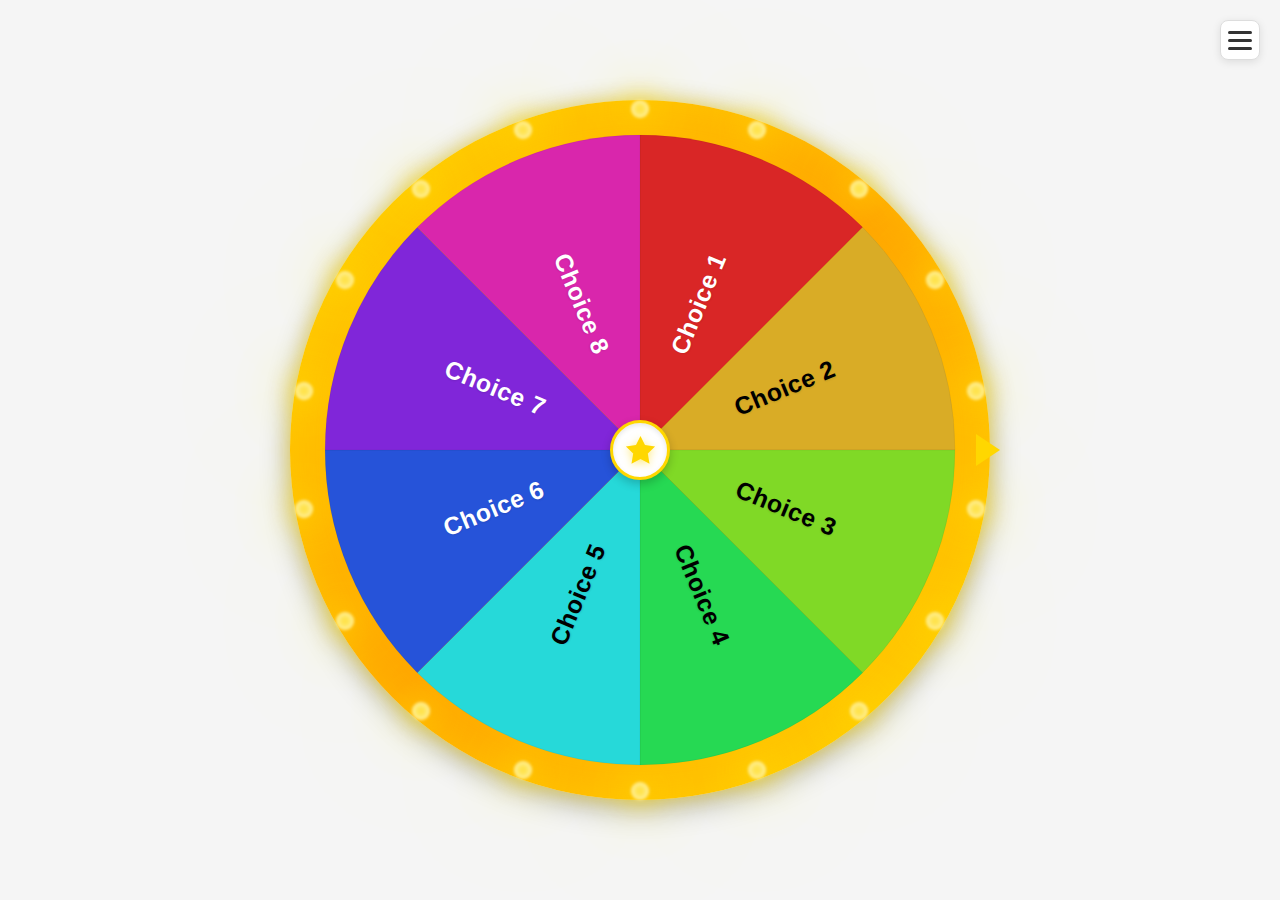
<file: index.html>
<!DOCTYPE html>
<html lang="pt-BR">
<head>
    <meta charset="UTF-8">
    <meta name="viewport" content="width=device-width, initial-scale=1.0">
    <title>Spin the Wheel - Roleta Interativa</title>
    <link rel="stylesheet" href="styles.css">
</head>
<body>
    <!-- Menu Hambúrguer -->
    <button class="hamburger-menu" id="hamburgerMenu" aria-label="Abrir menu">
        <span></span>
        <span></span>
        <span></span>
    </button>

    <!-- Modal/Drawer para opções -->
    <div class="options-modal" id="optionsModal">
        <div class="modal-content">
            <div class="modal-header">
                <h2>Opções da Roleta</h2>
                <button class="close-modal" id="closeModal" aria-label="Fechar">×</button>
            </div>
            <div class="modal-body">
                <label for="entriesTextarea">Digite os nomes (um por linha):</label>
                <textarea id="entriesTextarea" placeholder="Choice 1&#10;Choice 2&#10;Choice 3&#10;..."></textarea>
                <div class="entries-info" id="entriesInfo">0 opções</div>
            </div>
        </div>
    </div>

    <!-- Main Container - Roleta Centralizada -->
    <div class="main-container">
        <div class="wheel-container">
            <div class="wheel-frame">
                <div class="wheel-lights" id="wheelLights">
                    <!-- Lights will be generated by JavaScript -->
                </div>
                <div class="wheel-inner">
                        <svg class="wheel-svg" id="wheel" viewBox="0 0 700 700">
                            <!-- Segments will be generated by JavaScript as <path> elements -->
                        </svg>
                    <div class="wheel-center">
                        <svg class="star-icon" viewBox="0 0 24 24" fill="#FFD700">
                            <path d="M12 2l3.09 6.26L22 9.27l-5 4.87 1.18 6.88L12 17.77l-6.18 3.25L7 14.14 2 9.27l6.91-1.01L12 2z"/>
                        </svg>
                    </div>
                </div>
                <div class="wheel-pointer"></div>
            </div>
        </div>
    </div>

    <script>
        // Lista de opções - cada nome = uma fatia
        let options = ['Choice 1', 'Choice 2', 'Choice 3', 'Choice 4', 'Choice 5', 'Choice 6', 'Choice 7', 'Choice 8'];
        let isSpinning = false;

        const wheel = document.getElementById('wheel');
        const wheelLights = document.getElementById('wheelLights');
        const entriesTextarea = document.getElementById('entriesTextarea');
        const entriesInfo = document.getElementById('entriesInfo');
        const hamburgerMenu = document.getElementById('hamburgerMenu');
        const optionsModal = document.getElementById('optionsModal');
        const closeModal = document.getElementById('closeModal');

        /**
         * Gera uma cor única para cada fatia usando HSL
         * Cada fatia recebe uma cor diferente baseada no seu índice
         * @param {number} index - Índice da fatia (0, 1, 2, ...)
         * @param {number} total - Total de fatias
         * @returns {string} Cor em formato hexadecimal
         */
        function generateUniqueColor(index, total) {
            // Distribuir uniformemente no círculo cromático (0-360 graus)
            const hue = (index * 360) / total;
            // Saturação e luminosidade constantes para harmonia visual
            const saturation = 70; // 70% de saturação
            const lightness = 50;  // 50% de luminosidade
            
            // Converter HSL para RGB e depois para hexadecimal
            const hslToRgb = (h, s, l) => {
                s /= 100;
                l /= 100;
                const k = (n) => (n + h / 30) % 12;
                const a = s * Math.min(l, 1 - l);
                const f = (n) => l - a * Math.max(-1, Math.min(k(n) - 3, Math.min(9 - k(n), 1)));
                return [255 * f(0), 255 * f(8), 255 * f(4)];
            };
            
            const [r, g, b] = hslToRgb(hue, saturation, lightness);
            const toHex = (n) => Math.round(n).toString(16).padStart(2, '0');
            return `#${toHex(r)}${toHex(g)}${toHex(b)}`;
        }
        
        /**
         * Determina se o texto deve ser branco ou preto baseado na luminosidade da cor
         * @param {string} hexColor - Cor em hexadecimal
         * @returns {string} '#ffffff' ou '#000000'
         */
        function getTextColor(hexColor) {
            // Converter hex para RGB
            const r = parseInt(hexColor.slice(1, 3), 16);
            const g = parseInt(hexColor.slice(3, 5), 16);
            const b = parseInt(hexColor.slice(5, 7), 16);
            
            // Calcular luminosidade relativa
            const luminance = (0.299 * r + 0.587 * g + 0.114 * b) / 255;
            
            // Se a cor for escura (luminosidade < 0.5), usar texto branco
            return luminance < 0.5 ? '#ffffff' : '#000000';
        }

        function createLights() {
            wheelLights.innerHTML = '';
            const numLights = 18;
            const anglePerLight = 360 / numLights;
            
            // ━━━━━━━━━━━━━━━━━━━━━━
            // CÁLCULO DO RAIO FIXO PARA TODAS AS LUZES (dinâmico baseado no tamanho atual)
            // ━━━━━━━━━━━━━━━━━━━━━━
            // Obter o tamanho atual do wheel-frame (que contém as luzes)
            const wheelFrame = document.querySelector('.wheel-frame');
            if (!wheelFrame) return;
            
            const containerSize = wheelFrame.offsetWidth || 700; // Fallback para 700px
            const raioExterno = containerSize / 2;
            const espessuraDaBorda = 18; // padding da borda
            // Raio fixo: centro da borda (raio externo - metade da espessura)
            const raioLuz = raioExterno - (espessuraDaBorda / 2);

            for (let i = 0; i < numLights; i++) {
                const light = document.createElement('div');
                light.className = 'wheel-light';
                
                // Calcular ângulo
                const angle = i * anglePerLight;
                const angleRad = (angle - 90) * Math.PI / 180; // -90 para começar no topo
                
                // Posicionar usando o MESMO raio fixo para todas as luzes
                // Usar coordenadas relativas ao centro (50% do container)
                const x = raioLuz * Math.cos(angleRad);
                const y = raioLuz * Math.sin(angleRad);
                
                // Posicionar exatamente no centro da borda usando calc
                light.style.left = `calc(50% + ${x}px)`;
                light.style.top = `calc(50% + ${y}px)`;
                light.style.transform = 'translate(-50%, -50%)';
                
                // Delay alternado para criar efeito de movimento contínuo
                light.style.animationDelay = `${i * 0.15}s`;
                wheelLights.appendChild(light);
            }
        }

        /**
         * Cria os segmentos radiais da roleta usando SVG com arcos matemáticos precisos
         * REGRA FUNDAMENTAL: Cada fatia ocupa exatamente ANGULO = 360 / totalDeOpcoes
         */
        function createWheel() {
            wheel.innerHTML = '';
            const numOptions = options.length;
            
            // ━━━━━━━━━━━━━━━━━━━━━━
            // 1️⃣ CÁLCULO ANGULAR OBRIGATÓRIO
            // ━━━━━━━━━━━━━━━━━━━━━━
            const angleStep = 360 / numOptions; // Ângulo exato por fatia
            
            // Dimensões do SVG (viewBox 0 0 700 700)
            const cx = 350; // Centro X
            const cy = 350; // Centro Y
            const radius = 332; // Raio interno (até a borda - 700/2 - 18px de padding)
            
            // Converter graus para radianos
            const toRad = (deg) => (deg - 90) * Math.PI / 180; // -90 para começar no topo
            
            // Criar cada segmento como SVG path com arco
            options.forEach((option, index) => {
                // ━━━━━━━━━━━━━━━━━━━━━━
                // CÁLCULO DOS ÂNGULOS
                // ━━━━━━━━━━━━━━━━━━━━━━
                const startAngle = index * angleStep; // Ângulo inicial
                const endAngle = startAngle + angleStep; // Ângulo final
                
                // Converter para radianos
                const startRad = toRad(startAngle);
                const endRad = toRad(endAngle);
                
                // Calcular pontos do arco na borda do círculo
                const x1 = cx + radius * Math.cos(startRad);
                const y1 = cy + radius * Math.sin(startRad);
                const x2 = cx + radius * Math.cos(endRad);
                const y2 = cy + radius * Math.sin(endRad);
                
                // Flag para arco grande (se o ângulo > 180 graus)
                const largeArcFlag = angleStep > 180 ? 1 : 0;
                
                // ━━━━━━━━━━━━━━━━━━━━━━
                // CRIAR PATH COM ARCO (comando A do SVG)
                // Sintaxe: A rx ry x-axis-rotation large-arc-flag sweep-flag x y
                // ━━━━━━━━━━━━━━━━━━━━━━
                const path = document.createElementNS('http://www.w3.org/2000/svg', 'path');
                const pathData = [
                    `M ${cx} ${cy}`, // Move para o centro
                    `L ${x1} ${y1}`, // Linha do centro até o início do arco
                    `A ${radius} ${radius} 0 ${largeArcFlag} 1 ${x2} ${y2}`, // Arco circular
                    'Z' // Fechar o path (linha do ponto final de volta ao centro)
                ].join(' ');
                
                // ━━━━━━━━━━━━━━━━━━━━━━
                // GERAR COR ÚNICA PARA CADA FATIA
                // ━━━━━━━━━━━━━━━━━━━━━━
                // Cada fatia recebe uma cor única baseada no índice
                const uniqueColor = generateUniqueColor(index, numOptions);
                
                path.setAttribute('d', pathData);
                path.setAttribute('fill', uniqueColor);
                path.setAttribute('class', `wheel-segment-path`);
                
                wheel.appendChild(path);
            });
            
            // ━━━━━━━━━━━━━━━━━━━━━━
            // 3️⃣ TEXTO COM LEITURA RADIAL PADRÃO DE ROLETA
            // ━━━━━━━━━━━━━━━━━━━━━━
            options.forEach((option, index) => {
                const startAngle = index * angleStep;
                // Calcular ângulo médio da fatia
                const angleMid = startAngle + (angleStep / 2);
                const middleRad = toRad(angleMid);
                
                // Posição do texto mais próximo da borda externa (50% do raio)
                const textRadius = radius * 0.50;
                const textX = cx + textRadius * Math.cos(middleRad);
                const textY = cy + textRadius * Math.sin(middleRad);
                
                // Criar elemento de texto SVG
                const text = document.createElementNS('http://www.w3.org/2000/svg', 'text');
                text.setAttribute('x', textX);
                text.setAttribute('y', textY);
                text.setAttribute('text-anchor', 'middle');
                text.setAttribute('dominant-baseline', 'middle');
                // Fonte maior e legível (proporcional ao tamanho da roleta)
                // Baseado no viewBox 520x520, usar tamanho proporcional
                const fontSize = Math.max(24, Math.min(32, 520 / (numOptions * 2.5)));
                text.setAttribute('font-size', fontSize);
                text.setAttribute('font-weight', '600');
                text.setAttribute('font-family', 'Arial, sans-serif');
                text.setAttribute('class', 'wheel-segment-text');
                
                // ━━━━━━━━━━━━━━━━━━━━━━
                // CÁLCULO CORRETO DA ROTAÇÃO (LEITURA RADIAL)
                // ━━━━━━━━━━━━━━━━━━━━━━
                // Regra: rotation = angleMid - 90°
                // Isso alinha o texto ao RAIO (base aponta para o centro, topo para a borda)
                let textRotation = angleMid - 90;
                
                // REGRA ANTI-TEXTO-DE-CABEÇA-PARA-BAIXO:
                // Se rotation > 90° e rotation < 270°, inverter
                if (textRotation > 90 && textRotation < 270) {
                    textRotation = textRotation + 180;
                }
                
                text.setAttribute('transform', `rotate(${textRotation} ${textX} ${textY})`);
                
                // ━━━━━━━━━━━━━━━━━━━━━━
                // COR DO TEXTO BASEADA NA LUMINOSIDADE DA COR DA FATIA
                // ━━━━━━━━━━━━━━━━━━━━━━
                // Usar a mesma cor única gerada para determinar o contraste do texto
                const segmentColor = generateUniqueColor(index, numOptions);
                const textColor = getTextColor(segmentColor);
                text.setAttribute('fill', textColor);
                
                text.textContent = option;
                wheel.appendChild(text);
            });
            
            // Preservar rotação atual após recriar a roleta
            if (currentRotation !== undefined) {
                const wheelInner = document.querySelector('.wheel-inner');
                wheelInner.style.transform = `rotate(${currentRotation}deg)`;
            }
            
            // Aplicar rotação ao SVG também se necessário
            if (currentRotation !== undefined) {
                wheel.style.transform = `rotate(${currentRotation}deg)`;
            }
            
            // Recriar luzes para se ajustarem ao novo tamanho
            createLights();
        }

        /**
         * Atualiza as opções da roleta baseado no texto inserido
         * Cada linha = uma fatia
         */
        function updateFromTextarea() {
            const text = entriesTextarea.value.trim();
            // Separar por linhas e filtrar linhas vazias
            const lines = text.split('\n')
                .map(line => line.trim())
                .filter(line => line.length > 0);
            
            // Se houver pelo menos uma opção, atualizar
            if (lines.length > 0) {
                options = lines;
                createWheel();
                updateEntriesInfo();
            } else if (text === '') {
                // Se o campo estiver vazio, manter pelo menos uma opção padrão
                options = ['Choice 1'];
                createWheel();
                updateEntriesInfo();
            }
        }

        /**
         * Atualiza a informação de quantas opções existem
         */
        function updateEntriesInfo() {
            entriesInfo.textContent = `${options.length} ${options.length === 1 ? 'opção' : 'opções'}`;
        }

        let currentRotation = 0;

        function spinWheel() {
            if (isSpinning) return;
            
            isSpinning = true;
            const wheelFrame = document.querySelector('.wheel-frame');
            const wheelInner = document.querySelector('.wheel-inner');
            wheelFrame.style.cursor = 'not-allowed';

            const numOptions = options.length;
            const anglePerSection = 360 / numOptions;
            
            // Gira múltiplas vezes + um ângulo aleatório
            const spins = 5 + Math.random() * 5; // 5-10 voltas completas
            const randomAngle = Math.random() * 360;
            const totalRotation = spins * 360 + randomAngle;
            
            // Ajusta para que o ponteiro aponte para o centro de uma seção
            const normalizedAngle = totalRotation % 360;
            const selectedIndex = Math.floor((360 - normalizedAngle) / anglePerSection) % numOptions;
            const adjustedRotation = totalRotation - (normalizedAngle % anglePerSection) + (anglePerSection / 2);

            // Adiciona à rotação atual
            currentRotation += adjustedRotation;

            // Apenas a roleta interna gira, não a borda
            wheelInner.style.transition = 'transform 4s cubic-bezier(0.17, 0.67, 0.12, 0.99)';
            wheelInner.style.transform = `rotate(${currentRotation}deg)`;

            setTimeout(() => {
                // Normaliza a rotação para evitar valores muito grandes
                currentRotation = currentRotation % 360;
                wheelInner.style.transition = 'none';
                wheelInner.style.transform = `rotate(${currentRotation}deg)`;
                isSpinning = false;
                wheelFrame.style.cursor = 'pointer';
            }, 4000);
        }

        // Event listeners
        wheel.addEventListener('click', spinWheel);
        
        // Sincronizar textarea com roleta - cada linha = uma fatia
        entriesTextarea.addEventListener('input', updateFromTextarea);
        entriesTextarea.addEventListener('paste', () => {
            setTimeout(updateFromTextarea, 10);
        });
        
        // Menu hambúrguer
        hamburgerMenu.addEventListener('click', () => {
            optionsModal.classList.add('active');
        });
        
        closeModal.addEventListener('click', () => {
            optionsModal.classList.remove('active');
        });
        
        // Fechar modal ao clicar fora
        optionsModal.addEventListener('click', (e) => {
            if (e.target === optionsModal) {
                optionsModal.classList.remove('active');
            }
        });

        // Inicialização
        entriesTextarea.value = options.join('\n');
        createWheel(); // createWheel já chama createLights() internamente
        updateEntriesInfo();
    </script>
</body>
</html>
</file>
<file: styles.css>
* {
    margin: 0;
    padding: 0;
    box-sizing: border-box;
}

body {
    font-family: 'Segoe UI', Tahoma, Geneva, Verdana, sans-serif;
    background: #f5f5f5;
    min-height: 100vh;
    display: flex;
    align-items: center;
    justify-content: center;
    position: relative;
    overflow-x: hidden;
}

/* Menu Hambúrguer */
.hamburger-menu {
    position: fixed;
    top: 20px;
    right: 20px;
    width: 40px;
    height: 40px;
    background: white;
    border: 1px solid #ddd;
    border-radius: 8px;
    cursor: pointer;
    display: flex;
    flex-direction: column;
    justify-content: center;
    align-items: center;
    gap: 5px;
    padding: 8px;
    z-index: 1000;
    box-shadow: 0 2px 8px rgba(0, 0, 0, 0.1);
    transition: all 0.3s;
}

.hamburger-menu:hover {
    background: #f8f8f8;
    box-shadow: 0 4px 12px rgba(0, 0, 0, 0.15);
}

.hamburger-menu span {
    width: 24px;
    height: 3px;
    background: #333;
    border-radius: 2px;
    transition: all 0.3s;
}

/* Modal/Drawer para opções */
.options-modal {
    position: fixed;
    top: 0;
    left: 0;
    width: 100%;
    height: 100%;
    background: rgba(0, 0, 0, 0.5);
    display: flex;
    align-items: center;
    justify-content: center;
    z-index: 2000;
    opacity: 0;
    visibility: hidden;
    transition: all 0.3s;
}

.options-modal.active {
    opacity: 1;
    visibility: visible;
}

.modal-content {
    background: white;
    border-radius: 12px;
    width: 90%;
    max-width: 500px;
    max-height: 80vh;
    display: flex;
    flex-direction: column;
    box-shadow: 0 10px 40px rgba(0, 0, 0, 0.2);
    transform: scale(0.9);
    transition: transform 0.3s;
}

.options-modal.active .modal-content {
    transform: scale(1);
}

.modal-header {
    padding: 20px;
    border-bottom: 1px solid #e0e0e0;
    display: flex;
    justify-content: space-between;
    align-items: center;
}

.modal-header h2 {
    margin: 0;
    font-size: 20px;
    color: #333;
}

.close-modal {
    background: none;
    border: none;
    font-size: 32px;
    color: #666;
    cursor: pointer;
    line-height: 1;
    padding: 0;
    width: 32px;
    height: 32px;
    display: flex;
    align-items: center;
    justify-content: center;
    border-radius: 4px;
    transition: all 0.2s;
}

.close-modal:hover {
    background: #f0f0f0;
    color: #333;
}

.modal-body {
    padding: 20px;
    display: flex;
    flex-direction: column;
    gap: 12px;
    overflow-y: auto;
}

.modal-body label {
    font-size: 14px;
    font-weight: 600;
    color: #333;
}

.modal-body textarea {
    width: 100%;
    min-height: 200px;
    padding: 12px;
    border: 1px solid #ddd;
    border-radius: 6px;
    font-size: 14px;
    font-family: inherit;
    resize: vertical;
    line-height: 1.6;
}

.modal-body textarea:focus {
    outline: none;
    border-color: #4a90e2;
    box-shadow: 0 0 0 3px rgba(74, 144, 226, 0.1);
}

.entries-info {
    font-size: 12px;
    color: #666;
    text-align: right;
}

/* Main Container - Roleta Centralizada */
.main-container {
    display: flex;
    align-items: center;
    justify-content: center;
    width: 100%;
    height: 100vh;
    padding: 20px;
}

.wheel-container {
    position: relative;
    width: min(80vw, 80vh, 700px);
    height: min(80vw, 80vh, 700px);
    max-width: 700px;
    max-height: 700px;
}

.wheel-frame {
    width: 100%;
    height: 100%;
    position: relative;
    border-radius: 50%;
    background: linear-gradient(135deg, #FFD700 0%, #FFA500 50%, #FFD700 100%);
    padding: 18px;
    box-shadow: 
        0 0 20px rgba(255, 215, 0, 0.6),
        inset 0 0 30px rgba(255, 215, 0, 0.3),
        0 8px 30px rgba(0, 0, 0, 0.3);
    cursor: pointer;
    transition: transform 0.1s;
}

.wheel-inner {
    width: 100%;
    height: 100%;
    position: relative;
    border-radius: 50%;
    transition: transform 0.1s;
}

.wheel-lights {
    position: absolute;
    top: 50%;
    left: 50%;
    transform: translate(-50%, -50%);
    width: 100%;
    height: 100%;
    pointer-events: none;
}

/* Luzes da borda - alinhadas ao centro da borda externa */
.wheel-light {
    position: absolute;
    width: 18px;
    height: 18px;
    background: #FFD700;
    border-radius: 50%;
    /* Brilho intensificado */
    filter: blur(1.5px);
    box-shadow: 
        0 0 30px #FFD700,
        0 0 60px #FFD700,
        0 0 90px rgba(255, 215, 0, 1),
        0 0 120px rgba(255, 215, 0, 1),
        0 0 150px rgba(255, 215, 0, 0.9),
        0 0 180px rgba(255, 215, 0, 0.7),
        inset 0 0 12px rgba(255, 255, 255, 1);
    /* Animação suave com easing */
    animation: blink 2s ease-in-out infinite;
    opacity: 1;
}

/* Animação de piscar mais evidente e suave - alternando brilho */
@keyframes blink {
    0%, 100% {
        opacity: 1;
        transform: scale(1) translate(-50%, -50%);
        filter: blur(1.5px) brightness(1.3);
    }
    50% {
        opacity: 0.6;
        transform: scale(0.95) translate(-50%, -50%);
        filter: blur(1px) brightness(0.9);
    }
}

/* SVG da roleta - baseado em arcos matemáticos precisos */
.wheel-svg {
    width: 100%;
    height: 100%;
    position: absolute;
    top: 0;
    left: 0;
    user-select: none;
    pointer-events: all;
    cursor: pointer;
}

.wheel-segment-path {
    pointer-events: all;
    cursor: pointer;
    stroke: rgba(0, 0, 0, 0.05);
    stroke-width: 1;
}

/* Texto SVG dentro das fatias - maior e mais legível */
.wheel-segment-text {
    pointer-events: none;
    user-select: none;
    /* Melhorar legibilidade sem sombras pesadas */
    text-shadow: 0 1px 2px rgba(0, 0, 0, 0.1);
    letter-spacing: 0.5px;
}

.wheel-center {
    position: absolute;
    top: 50%;
    left: 50%;
    transform: translate(-50%, -50%);
    width: 60px;
    height: 60px;
    background: white;
    border: 3px solid #FFD700;
    border-radius: 50%;
    z-index: 5;
    box-shadow: 
        0 4px 10px rgba(0, 0, 0, 0.2),
        inset 0 2px 5px rgba(0, 0, 0, 0.1);
    display: flex;
    align-items: center;
    justify-content: center;
}

.star-icon {
    width: 35px;
    height: 35px;
    filter: drop-shadow(0 2px 4px rgba(255, 215, 0, 0.5));
}

/* Seta simples e limpa - sem sombras ou glow (como na roleta 2) */
.wheel-pointer {
    position: absolute;
    top: 50%;
    right: -10px;
    transform: translateY(-50%);
    width: 0;
    height: 0;
    border-top: 16px solid transparent;
    border-bottom: 16px solid transparent;
    border-left: 24px solid #FFD700;
    z-index: 15;
    pointer-events: none;
    /* Sem sombras, sem glow - apenas a forma simples */
}


/* Wheel Colors - cores para os segmentos */
.segment-yellow {
    background: #FFD700;
}

.segment-yellow::before,
.segment-yellow::after {
    background: #FFD700;
}

.segment-light-green::before,
.segment-light-green::after {
    background: #90EE90;
}

.segment-dark-green::before,
.segment-dark-green::after {
    background: #228B22;
}

.segment-purple::before,
.segment-purple::after {
    background: #8B008B;
}

.segment-red::before,
.segment-red::after {
    background: #FF0000;
}

.segment-orange::before,
.segment-orange::after {
    background: #FF8C00;
}

.segment-light-blue::before,
.segment-light-blue::after {
    background: #87CEEB;
}

.segment-dark-blue::before,
.segment-dark-blue::after {
    background: #4169E1;
}

.segment-medium-blue {
    background: #4169E1;
}

.segment-medium-blue::before,
.segment-medium-blue::after {
    background: #4169E1;
}

.segment-white::before,
.segment-white::after {
    background: #FFFFFF;
}

/* Responsive */
@media (max-width: 1200px) {
    .main-container {
        flex-direction: column;
    }
    
    .wheel-section {
        min-width: auto;
    }
    
    .wheel-container {
        width: 400px;
        height: 400px;
    }
}
</file>
